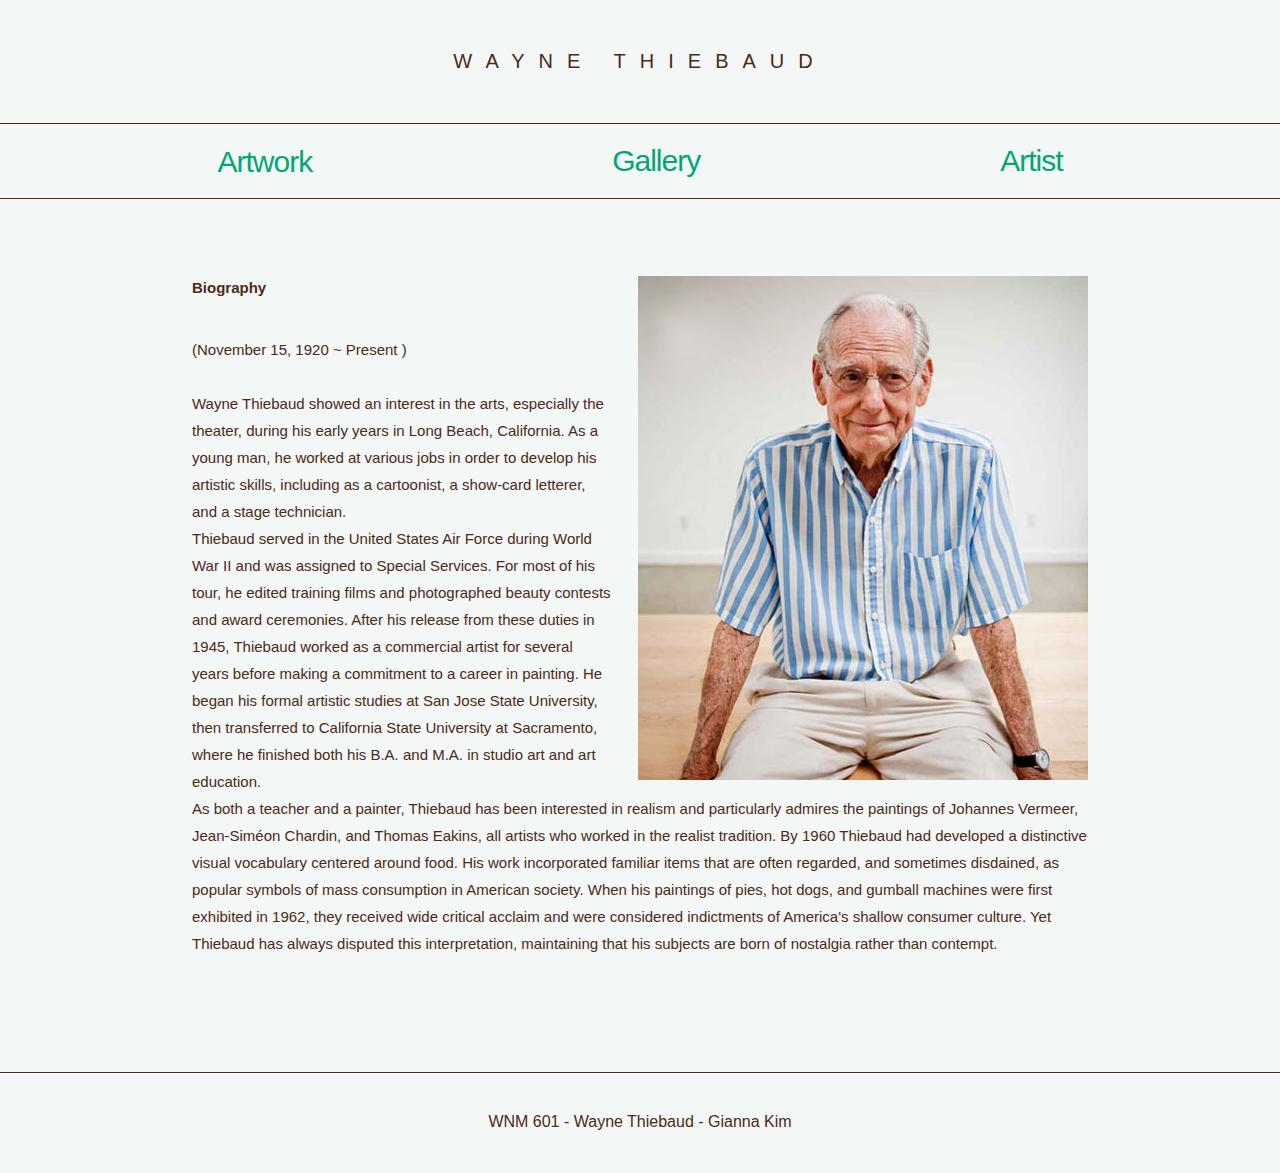
<file: wayne/artist.html>
<!DOCTYPE html>
<html lang="en">
<head>
	<title>Cakes - Wayne Thiebaud</title>
    <link rel="stylesheet" type="text/css"  href="styles/style.css">
    <link rel="stylesheet" type="text/css"  href="styles/tab.css">
    <style type="text/css"> 
        a { text-decoration:none } </style> 
    <script type="text/javascript" src="scripts/jquery-3.5.1.min.js"></script>
    <script type="text/javascript" src="scripts/tab.js"></script>
</head>
<body>
    <header>
        <div>
            <a href="index.html" class="title">Wayne Thiebaud</a>
        </div>
        <nav>
            <div class="complicated">
                <a href="#" class="category_topic">Artwork</a>
                <ul>
                    <li><a href="artwork1.html">Cakes</a></li>
                    <li class="divider_line"></li>
                    <li><a href="artwork2.html">Big Suckers</a></li>
                    <li class="divider_line"></li>
                    <li><a href="artwork3.html">Paint Cans</a></li>  
                </ul>
            </div>
            <a href="gallery.html">Gallery</a>
            <a href="artist.html">Artist</a>
        </nav>
    </header>
    <main>
        <h4 class="biography">Biography</h4>
        <p class="artist_description">
            <img class="artist_image" src="img/wayne_thiebaud.jpg" alt="Image of Artist">
            (November 15, 1920 ~ Present )<br><br>  
            Wayne Thiebaud showed an interest in the arts, especially the theater, during his early years in Long Beach, California. As a young man, he worked at various jobs in order to develop his artistic skills, including as a cartoonist, a show-card letterer, and a stage technician. <br>Thiebaud served in the United States Air Force during World War II and was assigned to Special Services. For most of his tour, he edited training films and photographed beauty contests and award ceremonies. After his release from these duties in 1945, Thiebaud worked as a commercial artist for several years before making a commitment to a career in painting. He began his formal artistic studies at San Jose State University, then transferred to California State University at Sacramento, where he finished both his B.A. and M.A. in studio art and art education.<br>
            As both a teacher and a painter, Thiebaud has been interested in realism and particularly admires the paintings of Johannes Vermeer, Jean-Siméon Chardin, and Thomas Eakins, all artists who worked in the realist tradition. By 1960 Thiebaud had developed a distinctive visual vocabulary centered around food. His work incorporated familiar items that are often regarded, and sometimes disdained, as popular symbols of mass consumption in American society. When his paintings of pies, hot dogs, and gumball machines were first exhibited in 1962, they received wide critical acclaim and were considered indictments of America's shallow consumer culture. Yet Thiebaud has always disputed this interpretation, maintaining that his subjects are born of nostalgia rather than contempt.
        </p>
    </main>
    <footer><p>WNM 601 - Wayne Thiebaud - Gianna Kim</p></footer>
    <script type="text/javascript" src="scripts/menu_accordion.js"></script>
</body>

</html>
</file>
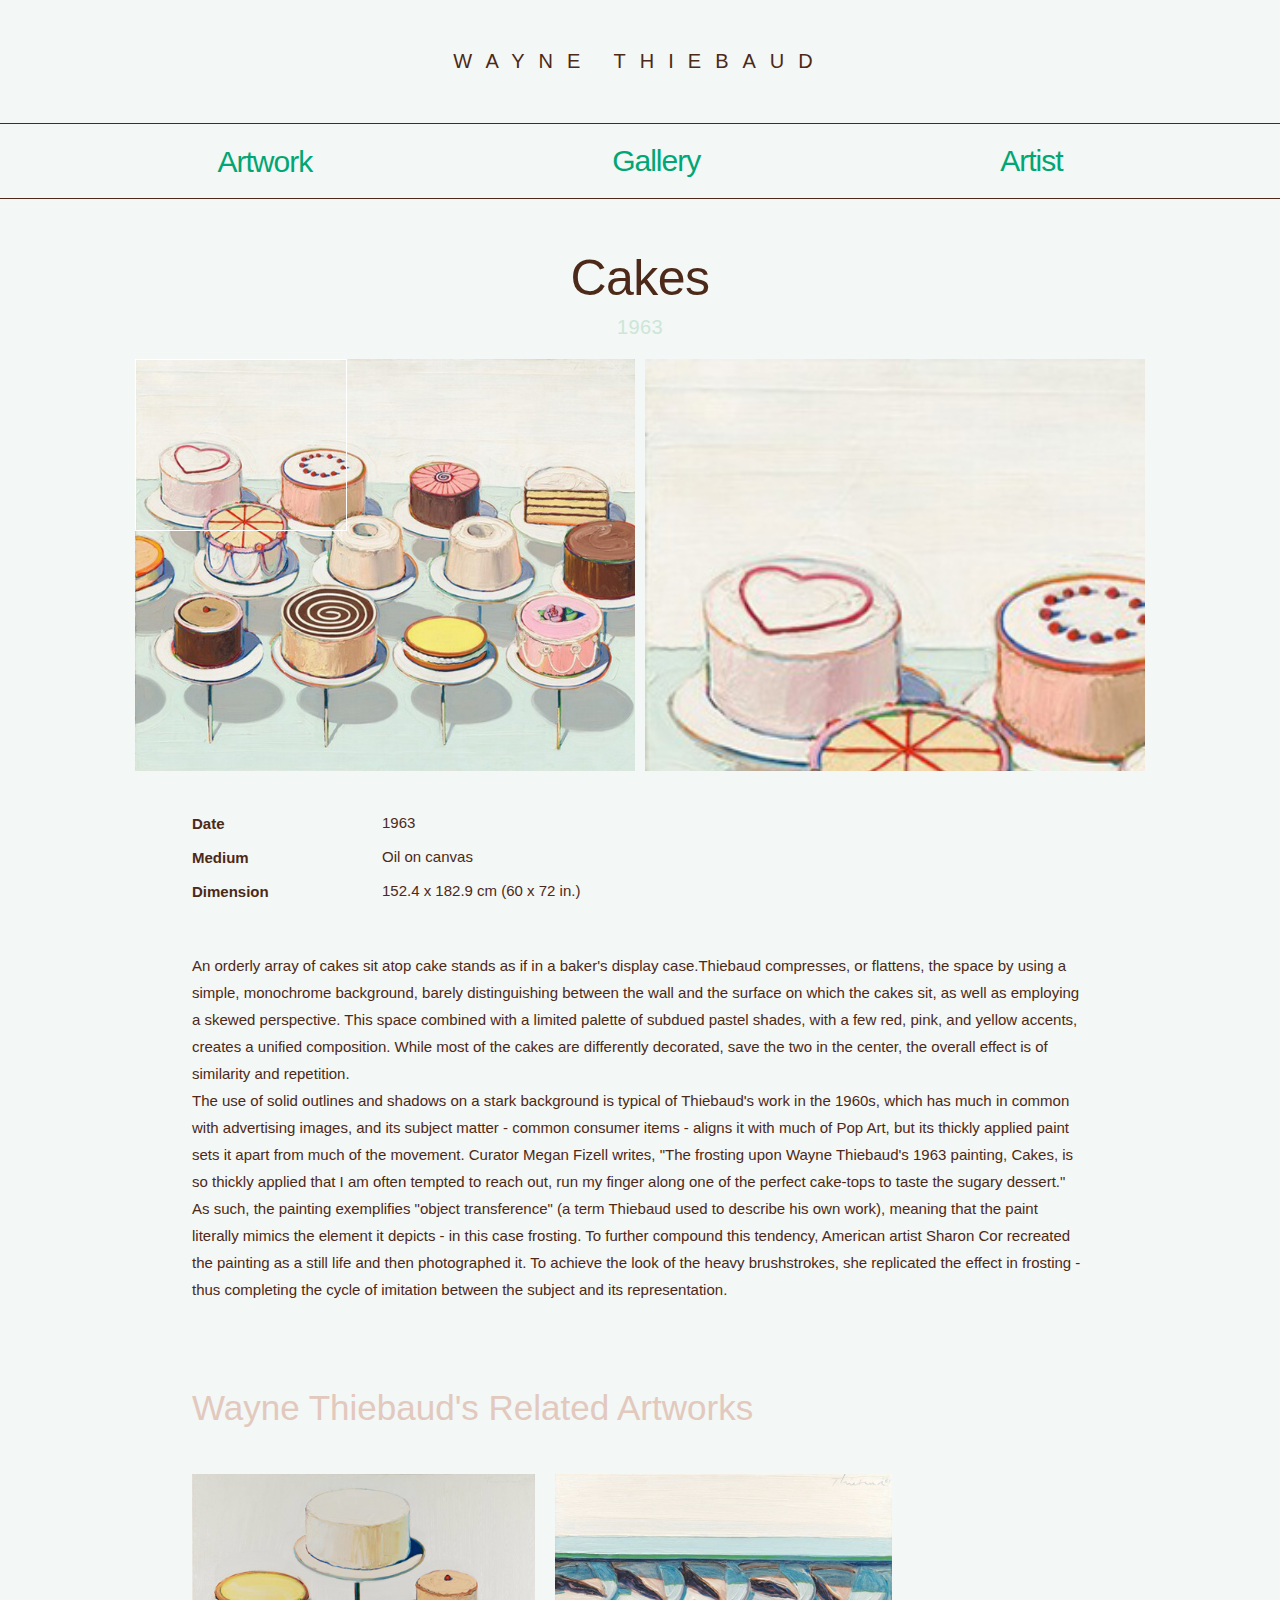
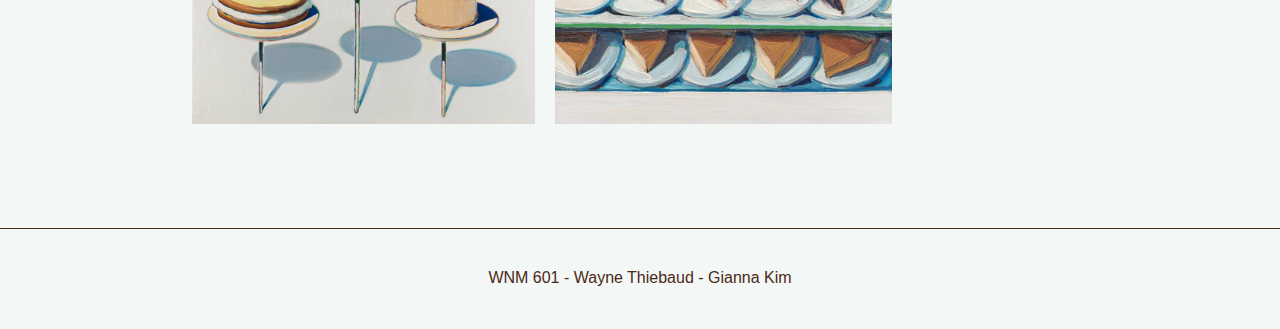
<file: wayne/artwork1.html>
<!DOCTYPE html>
<html lang="en">
<head>
	<title>Cakes - Wayne Thiebaud</title>
    <link rel="stylesheet" type="text/css" href="styles/imagezoom.css">
    <link rel="stylesheet" type="text/css"  href="styles/style.css">
    <link rel="stylesheet" type="text/css"  href="styles/lightbox.css">
    <style type="text/css"> 
        a { text-decoration:none } </style> 
    <script type="text/javascript" src="scripts/jquery-3.5.1.min.js"></script>
    <script type="text/javascript" src="scripts/lightbox.js"></script>
</head>

<body>
    <header>
        <div>
            <a href="index.html" class="title">Wayne Thiebaud</a>
        </div>

        <nav>
            <div class="complicated">
                <a href="#" class="category_topic">Artwork</a>
                <ul>
                    <li><a href="artwork1.html">Cakes</a></li>
                    <li class="divider_line"></li>
                    <li><a href="artwork2.html">Big Suckers</a></li>
                    <li class="divider_line"></li>
                    <li><a href="artwork3.html">Paint Cans</a></li>  
                </ul>
            </div>
            <a href="gallery.html">Gallery</a>
            <a href="artist.html">Artist</a>
        </nav>
    </header>
    
    <main>
        <h1>Cakes</h1>
        <h3>1963</h3>
        
        <div class="zoom">
            <div class="main-image">
                <img src="img/cakes.jpg" alt="Image of Cakes Artwork">
                <div class="zoomer"></div>
            </div>
            <div class="zoomed-image" style="background-image: url(img/cakes.jpg);"></div>
        </div>

        
        <dl>
            <dt>Date</dt>
            <dd>1963</dd>
            <dt>Medium</dt>
            <dd>Oil on canvas</dd>
            <dt>Dimension</dt>
            <dd>152.4 x 182.9 cm (60 x 72 in.)</dd>
        </dl>
        <p>
            An orderly array of cakes sit atop cake stands as if in a baker's display
            case.Thiebaud compresses, or flattens, the space by using a simple,
            monochrome background, barely distinguishing between the wall and
            the surface on which the cakes sit, as well as employing a skewed
            perspective. This space combined with a limited palette of subdued
            pastel shades, with a few red, pink, and yellow accents, creates a
            unified composition. While most of the cakes are differently decorated,
            save the two in the center, the overall effect is
            of similarity and repetition. <br>
            The use of solid outlines and shadows on a stark background is typical
            of Thiebaud's work in the 1960s, which has much in common with
            advertising images, and its subject matter - common consumer items -
            aligns it with much of Pop Art, but its thickly applied paint sets it apart
            from much of the movement. Curator Megan Fizell writes, "The frosting
            upon Wayne Thiebaud's 1963 painting, Cakes, is so thickly applied that
            I am often tempted to reach out, run my finger along one of the perfect
            cake-tops to taste the sugary dessert." <br>
            As such, the painting exemplifies "object transference" (a term Thiebaud
            used to describe his own work), meaning that the paint literally
            mimics the element it depicts - in this case frosting.
            To further compound this tendency, American artist Sharon Cor
            recreated the painting as a still life and then photographed it.
            To achieve the look of the heavy brushstrokes, she replicated
            the effect in frosting - thus completing the cycle of imitation
            between the subject and its representation.
        </p>
    </main>

    <div class="others">
        <h4 id="related-title">Wayne Thiebaud's Related Artworks</h4>
        <div class="gallery">
            <div class="gallery-item">
                <img src="img/displaycakes.jpg" alt="display_cakes">
            </div>
            <div class="gallery-item">
                <img src="img/custurd.jpg" alt="custurd" class="second_img">
            </div>   
        </div>
    </div>

    <div class="lightbox">
        <div class="lightbox-back"></div>
        <div class="lightbox-content"></div>
    </div>

    <footer><p> WNM 601 - Wayne Thiebaud - Gianna Kim</p></footer>

    <script type="text/javascript" src="scripts/menu_accordion.js"></script>
    <script type="text/javascript" src="scripts/imagezoom.js"></script>
</body>

</html>
</file>
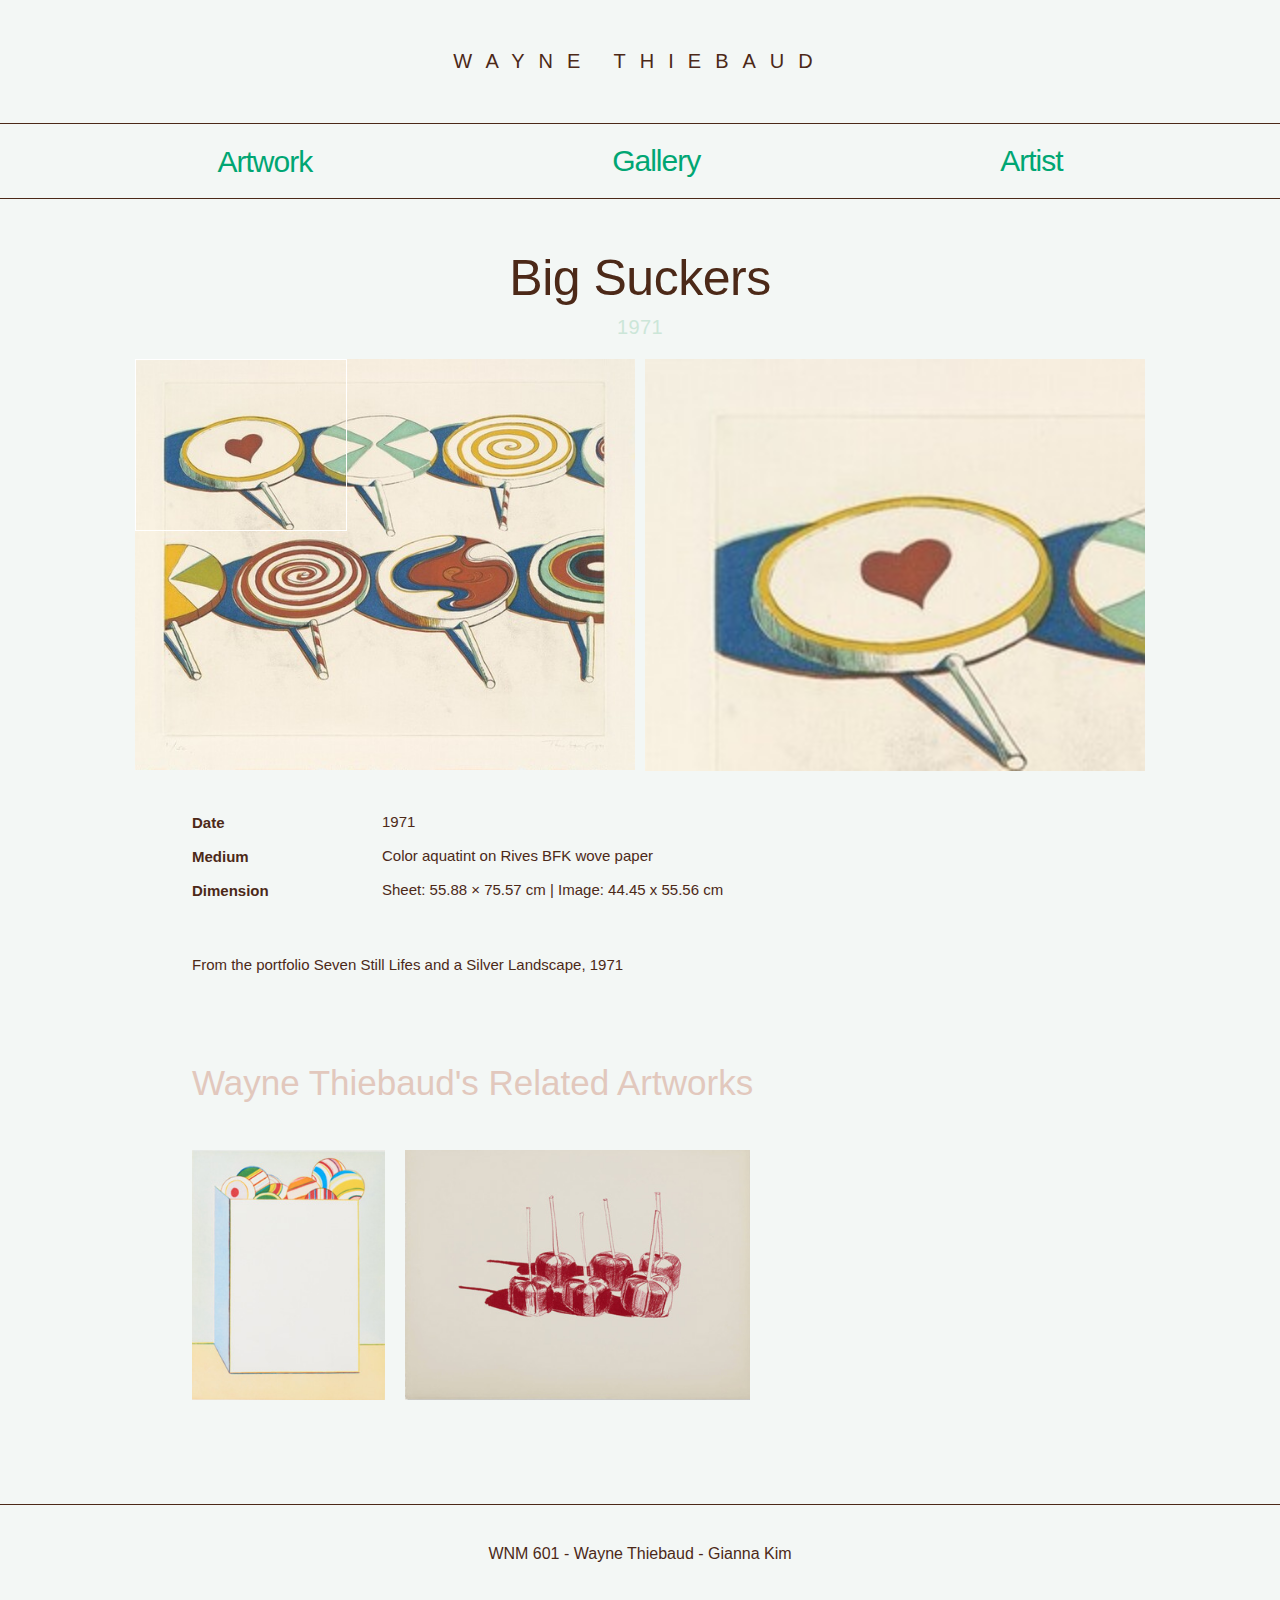
<file: wayne/artwork2.html>
<!DOCTYPE html>
<html lang="en">
<head>
    <title>Big Suckers - Wayne Thiebaud</title>
    <link rel="stylesheet" type="text/css" href="styles/imagezoom.css">
    <link rel="stylesheet" type="text/css"  href="styles/style.css">
    <link rel="stylesheet" type="text/css"  href="styles/lightbox.css">
    <style type="text/css"> 
        a { text-decoration:none } </style> 
    <script type="text/javascript" src="scripts/jquery-3.5.1.min.js"></script>
    <script type="text/javascript" src="scripts/lightbox.js"></script>
</head>
<body>
    <header>
        <div>
            <a href="index.html" class="title">Wayne Thiebaud</a>
        </div>
        <nav>
            <div class="complicated">
                <a href="#" class="category_topic">Artwork</a>
                <ul>
                    <li><a href="artwork1.html">Cakes</a></li>
                    <li class="divider_line"></li>
                    <li><a href="artwork2.html">Big Suckers</a></li>
                    <li class="divider_line"></li>
                    <li><a href="artwork3.html">Paint Cans</a></li>  
                </ul>
            </div>
            <a href="gallery.html">Gallery</a>
            <a href="artist.html">Artist</a>
        </nav>
    </header>
    <main>
        <h1>Big Suckers</h1>
        <h3>1971</h3>

        <div class="zoom">
            <div class="main-image">
                <img src="img/bigsuckers.jpg" alt="Image of Candy Artwork">
                <div class="zoomer"></div>
            </div>
            <div class="zoomed-image" style="background-image: url(img/bigsuckers.jpg);"></div>
        </div>

        <dl>
            <dt>Date</dt>
            <dd>1971</dd>
            <dt>Medium</dt>
            <dd>Color aquatint on Rives BFK wove paper</dd>
            <dt>Dimension</dt>
            <dd>Sheet: 55.88 × 75.57 cm
                | Image: 44.45 x 55.56 cm</dd>
        </dl>
        <p>
            From the portfolio Seven Still Lifes and a Silver Landscape, 1971
        </p>
    </main>
    <div class="others">
        <h4 id="related-title">Wayne Thiebaud's Related Artworks</h4>
        <div class="gallery">
            <div class="gallery-item">
                <img src="img/boxedballs.jpg" alt="boxedballs">
            </div>
            <div class="gallery-item">
                <img src="img/lollipop.jpg" alt="lolipop" class="second_img">
            </div>   
        </div>
    </div>

    <div class="lightbox">
        <div class="lightbox-back"></div>
        <div class="lightbox-content"></div>
    </div>

    <footer><p> WNM 601 - Wayne Thiebaud - Gianna Kim</p></footer>
    <script type="text/javascript" src="scripts/menu_accordion.js"></script>
    <script type="text/javascript" src="scripts/imagezoom.js"></script>
</body>

</html>
</file>
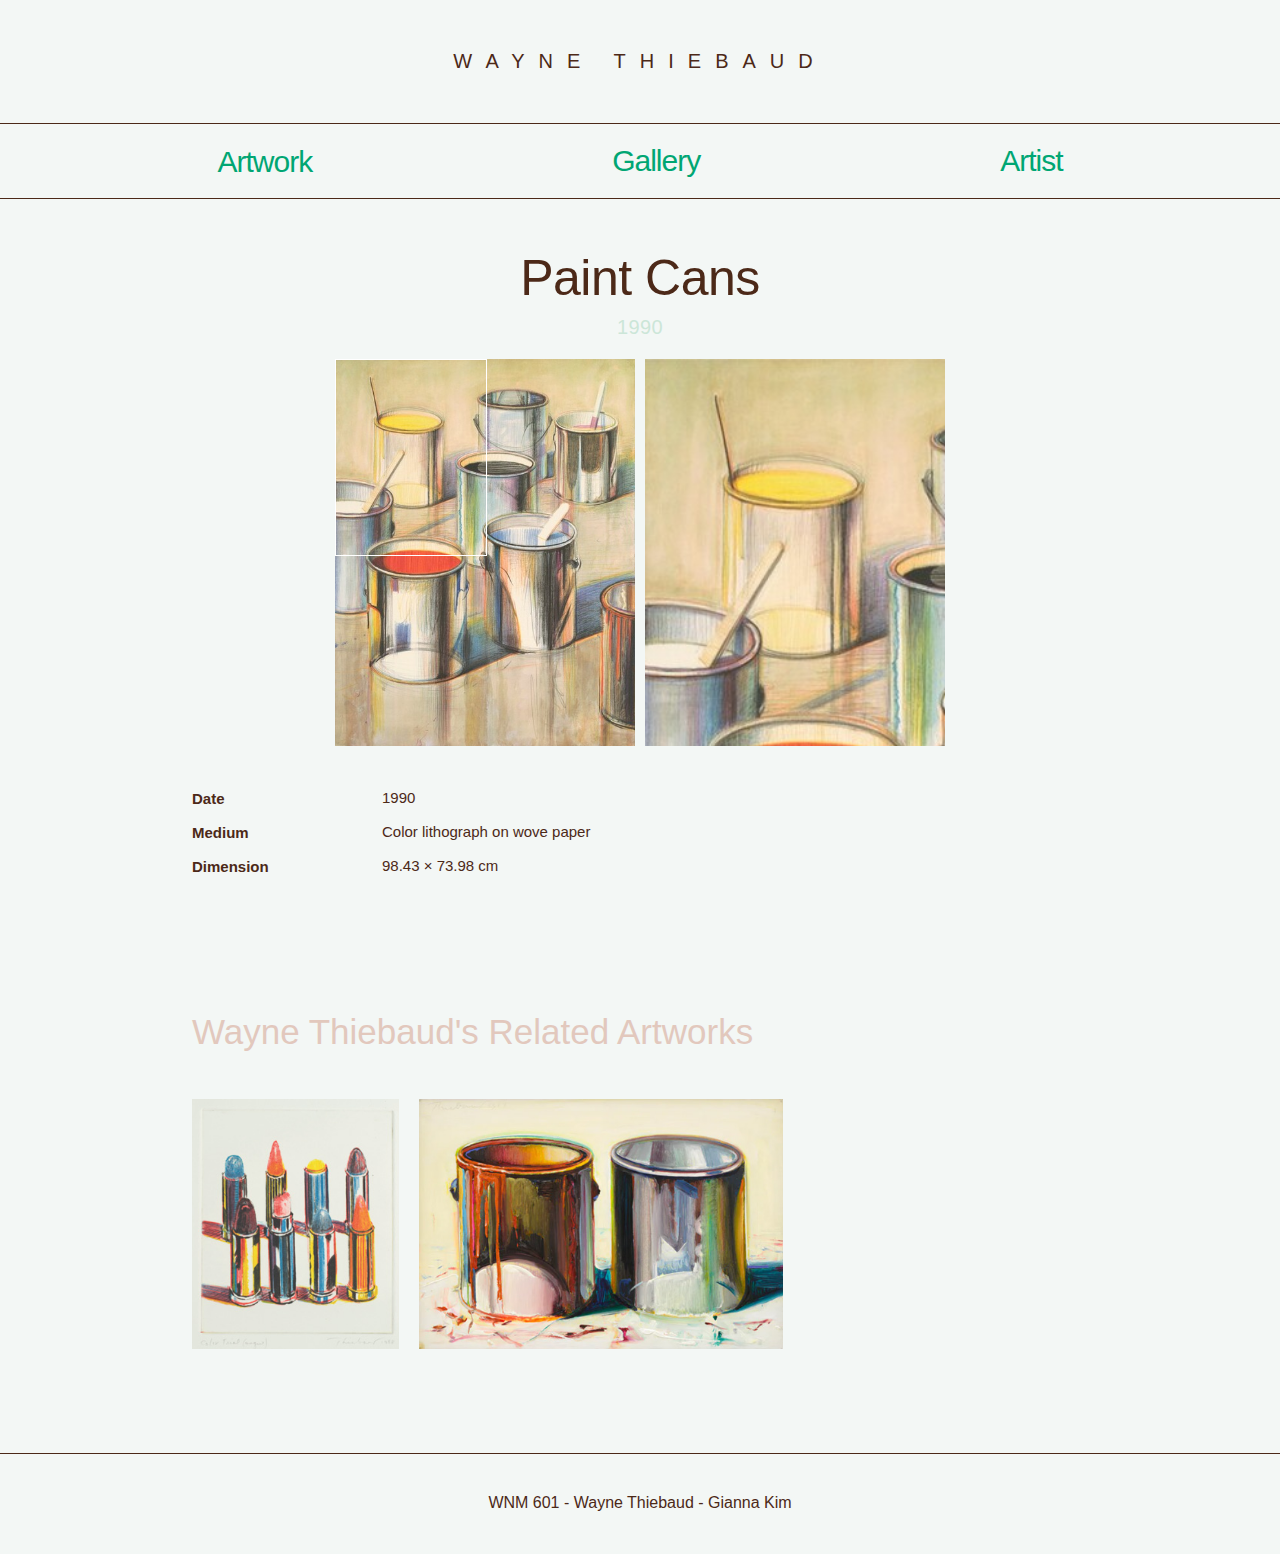
<file: wayne/artwork3.html>
<!DOCTYPE html>
<html lang="en">
<head>
    <title>Paint Cans - Wayne Thiebaud</title>
    <link rel="stylesheet" type="text/css" href="styles/imagezoom.css">
    <link rel="stylesheet" type="text/css"  href="styles/style.css">
    <link rel="stylesheet" type="text/css"  href="styles/lightbox.css">
    <style type="text/css"> 
        a { text-decoration:none } </style>
    <script type="text/javascript" src="scripts/jquery-3.5.1.min.js"></script>
    <script type="text/javascript" src="scripts/lightbox.js"></script>
</head>
<body>
    <header>
        <div>
            <a href="index.html" class="title">Wayne Thiebaud</a>
        </div>
        <nav>
            <div class="complicated">
                <a href="#" class="category_topic">Artwork</a>
                <ul>
                    <li><a href="artwork1.html">Cakes</a></li>
                    <li class="divider_line"></li>
                    <li><a href="artwork2.html">Big Suckers</a></li>
                    <li class="divider_line"></li>
                    <li><a href="artwork3.html">Paint Cans</a></li>  
                </ul>
            </div>
            <a href="gallery.html">Gallery</a>
            <a href="artist.html">Artist</a>
        </nav>
    </header>
    <main>
        <h1>Paint Cans</h1>
        <h3>1990</h3>

        <div class="zoom-cans">
            <div class="main-image-cans">
                <img src="img/paintcans.jpg" alt="Image of paintcans Artwork">
                <div class="zoomer-cans"></div>
            </div>
            <div class="zoomed-image-cans" style="background-image: url(img/paintcans.jpg);"></div>
        </div>

        
        
        <dl>
            <dt>Date</dt>
            <dd>1990</dd>
            <dt>Medium</dt>
            <dd>Color lithograph on wove paper</dd>
            <dt>Dimension</dt>
            <dd>98.43 × 73.98 cm</dd>
        </dl>
        <p>
           
        </p>
    </main>
    <div class="others">
        <h4 id="related-title">Wayne Thiebaud's Related Artworks</h4>
        <div class="gallery">
            <div class="gallery-item">
                <img src="img/eightlipsticks.jpg" alt="eightlipsticks">
            </div>
            <div class="gallery-item">
                <img src="img/twopaintcans.jpg" alt="twopaintcans" class="second_img">
            </div>   
        </div>
    </div>

    <div class="lightbox">
        <div class="lightbox-back"></div>
        <div class="lightbox-content"></div>

    </div>
        
    </div>
    <footer><p> WNM 601 - Wayne Thiebaud - Gianna Kim</p></footer>
    <script type="text/javascript" src="scripts/menu_accordion.js"></script>
    <script type="text/javascript" src="scripts/imagezoom.js"></script>
</body>

</html>
</file>
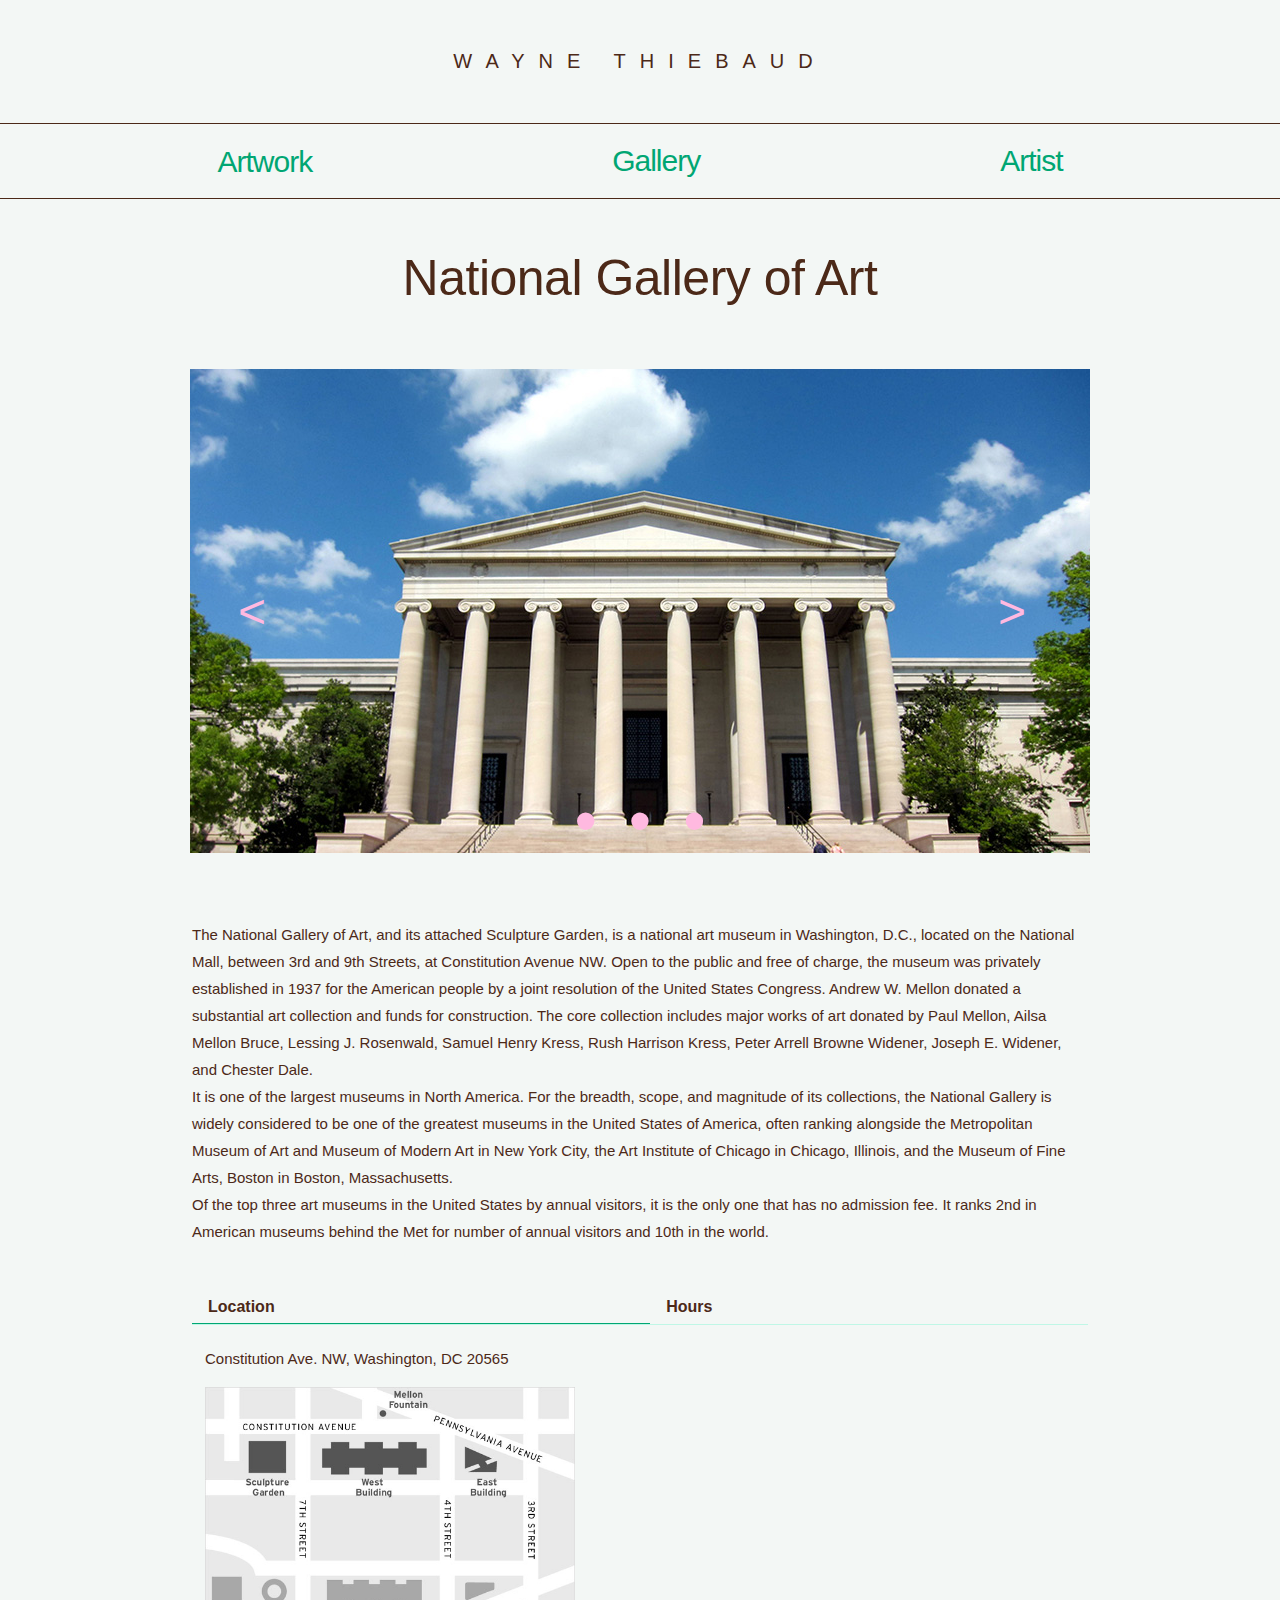
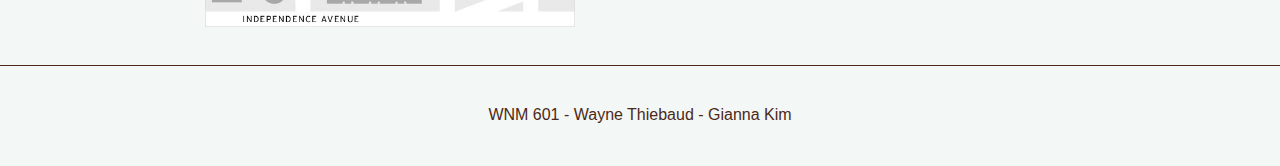
<file: wayne/gallery.html>
<!DOCTYPE html>
<html lang="en">
<head>
	<title>Cakes - Wayne Thiebaud - Gallery</title>
    <link rel="stylesheet" type="text/css"  href="styles/style.css">
    <link rel="stylesheet" type="text/css"  href="styles/tab.css">
    <link rel="stylesheet" type="text/css"  href="styles/carousel.css">
   
    <style type="text/css"> 
        a { text-decoration:none } </style> 

    
</head>
<body>
    <header>
        <div>
            <a href="index.html" class="title">Wayne Thiebaud</a>
        </div>
        <nav>
            <div class="complicated">
                <a href="#" class="category_topic">Artwork</a>
                <ul>
                    <li><a href="artwork1.html">Cakes</a></li>
                    <li class="divider_line"></li>
                    <li><a href="artwork2.html">Big Suckers</a></li>
                    <li class="divider_line"></li>
                    <li><a href="artwork3.html">Paint Cans</a></li>  
                </ul>
            </div>
            <a href="gallery.html">Gallery</a>
            <a href="artist.html">Artist</a>
        </nav>
    </header>
    <main>
        <h1>National Gallery of Art</h1>
        <div class="carousel">
            <div class="slides">
                <div class="slide center">
                    <img class="gallery_image" src="img/gallery2.jpg" alt="Image of National Gallery of Art">  
                </div>
                <div class="slide">
                    <img class="gallery_image" src="img/gallery4.jpg" alt="Image of National Gallery of Art"> 
                </div>
                <div class="slide">
                    <img class="gallery_image" src="img/gallery0.jpg" alt="Image of National Gallery of Art"> 
                </div>
            </div>
            <div class="controls">
                <div class="control-left">&lt;</div>
                <div class="control-right">&gt;</div>
                <div class="control-pagination">
                    <div class="control-dot">&bullet;</div>
                    <div class="control-dot">&bullet;</div>
                    <div class="control-dot">&bullet;</div>
                </div>
            </div>
        </div>
        <p id="contents">
            The National Gallery of Art, and its attached Sculpture Garden, is a national art museum in Washington, D.C., located on the National Mall, between 3rd and 9th Streets, at Constitution Avenue NW. Open to the public and free of charge, the museum was privately established in 1937 for the American people by a joint resolution of the United States Congress. Andrew W. Mellon donated a substantial art collection and funds for construction. The core collection includes major works of art donated by Paul Mellon, Ailsa Mellon Bruce, Lessing J. Rosenwald, Samuel Henry Kress, Rush Harrison Kress, Peter Arrell Browne Widener, Joseph E. Widener, and Chester Dale.<br>
            It is one of the largest museums in North America. For the breadth, scope, and magnitude of its collections, the National Gallery is widely considered to be one of the greatest museums in the United States of America, often ranking alongside the Metropolitan Museum of Art and Museum of Modern Art in New York City, the Art Institute of Chicago in Chicago, Illinois, and the Museum of Fine Arts, Boston in Boston, Massachusetts.<br>
            Of the top three art museums in the United States by annual visitors, it is the only one that has no admission fee.
            It ranks 2nd in American museums behind the Met for number of annual visitors and 10th in the world.
        </p>

        <div class="tabgroup">
            <div class="tablist">
                <div class="tab active">Location</div>
                <div class="tab">Hours</div>
            </div>

            <div class="contentlist">
                <div class="content active">
                    <p id="location">Constitution Ave. NW, Washington, DC 20565</p>
                    <img class="mapimage" src="img/map.jpg" alt="Image of Map">
                </div>
                <div class="content">
                    <p id="hours">Everyday 11AM-4PM<br>(202) 737-4215<br>Tickets: Free
                    </p>
                </div>
            </div>
        </div>

    </main>
    <footer><p>WNM 601 - Wayne Thiebaud - Gianna Kim</p></footer>
    
    <script type="text/javascript" src="scripts/jquery-3.5.1.min.js"></script>
    <script src="scripts/carousel.js"></script>
    <script>
		new Carousel({
			element: $(".carousel").eq(0),
			timing: 5000
		})
    </script>
    <script type="text/javascript" src="scripts/tab.js"></script>
    <script type="text/javascript" src="scripts/menu_accordion.js"></script>
</body>

</html>
</file>
<file: wayne/styles/style.css>
html, body{
    width: 100%;
    height: 100%;
    font-family: helvetica;
    background-color: #f3f7f5;
    color: #4c2918;
    margin: auto 0;
}

.title{
    display: flex;
    flex-direction: row;
    flex-wrap: wrap;
    justify-content: center;
    font-size: 20px;
    font-weight: 400;
    margin-top: 50px;
    margin-bottom: -20px;
    letter-spacing: 14px;
    transition: 0.3s;
    color: #4c2918;
    text-transform: uppercase;
}

.title:hover{
    color: #00a673;
}



.biography{
    position: relative;
    width: 70%;
    margin-top: 80px;
    font-size: 15px;
    z-index: 0;
}

body{
    min-height: 100%;
    display: flex;
    flex-direction: column;
    align-items: stretch;
}

main{
    flex-grow: 1;
    display: flex;
    flex-direction: column;
    align-items: center;
}

main p{
    width: 70%;
    font-size: 15px;
    font-weight: 400;
    line-height: 27px;
    margin-top: 20px;
}

main #contents{
    width: 70%;
    font-size: 15px;
    font-weight: 400;
    line-height: 27px;
    margin-top: 20px;
}


dl{
    position: relative;
    width: 70%;
    margin-top: 40px;
    font-size: 15px;
}

dt{
    font-weight: 600;
}

dd{
    position: relative;
    left: 150px;
    bottom: 18px;
    font-weight: lighter;
}

footer{
    position: relative;
    bottom: 0;
    left: 0;
    width: 100%;
    height: 100px;
    border-top: 1px solid #4c2918;
    background-color: #f3f7f5;
    margin-top: 100px;
}

footer p{
    margin-top: 40px;
    display: flex;
    justify-content: center;
}

main, header, footer{
    flex-shrink: 0;
}

header{
	padding: 0px;
	text-align: center;
}



nav{
    display: flex;
    flex-direction: row;
    flex-wrap: wrap;
    justify-content: center;
    width: 100%;
    margin-top: 70px;
    padding: 0;
    border-bottom: 1px solid #4c2918;
    border-top: 1px solid #4c2918;
}

nav a{
    height: 34px;
    margin-top: 20px;
    margin-bottom: 20px;
    padding-right: 150px;
    padding-left: 150px;
    font-size: 30px;
    color: #00a673;
    font-weight: lighter;
    letter-spacing: -1px;
    transition: 0.3s;
}

nav a:hover{
    color: #82e9ca;
}

nav .complicated {
    margin-top: 21px;
}

h1{
    margin-top: 50px;
    font-size: 50px;
    font-weight: 400;
    letter-spacing: -0.5px;
    color: #4c2918;
    transition: 0.3s;
}
h1:hover{
    color: #fe68ba;
}

h2{
    margin-top: -10px;
    margin-bottom: 30px;
    font-size: 18px;
    font-weight: lighter;
    letter-spacing: 0.4px;   
}

h3{
    margin-top: -25px;
    margin-bottom: 20px;
    font-size: 20px;
    font-weight: lighter;
    letter-spacing: 0.4px;  
    color: #cce6d8;
    text-align: center;
}   

.topic{
    border-bottom: black;
}

.artist_image{
    float: right;
    margin-left: 25px;
    margin-top: -60px;
}

.mapimage{
    width: 370px;
}

#related-title{
    font-size: 35px;
    font-weight: 400;
    color: #e2c8bd;;
    display: flex;
    justify-content: flex-start;
    margin-left: 15%;
    margin-top: 70px;
}

.gallery{
    display: flex;
    flex-wrap: wrap;
    margin-left: 15%;
}

.gallery-item{
    flex: 0 0 auto;
}

.gallery img{ 
    height: 250px;
    object-fit: cover;
    padding-right: 20px;
}



/* Accordion CSS */

.complicated ul{
    display: none;
    position: absolute;
    width: 150px;
    height: 190px;
    list-style-type: none;
    text-align: left;
    padding: 1px;
    margin-left: 155px;
    margin-top: 20px;
    border: 1px solid #a3684a;
    border-top: none;
    background-color: #e3f5ea;;
    z-index: 10;
    box-shadow: 2px -1px 18px -5px #c3d1c9;
}

.complicated ul li{
    margin-top: 20px;
}

.complicated ul li a {
    font-size: 19px;
    margin-left: -5px;
    padding: 10px;
    color: #a3684a;
}

.complicated ul li a:hover{
    color:#f780dd;
}

.complicated ul .divider_line {
    border-top: 1px solid #a3684a;
    width: 100%;
    height: 1px;
}

.zoom{
    display: flex;
}

.main-image{
    margin-right: 10px;
}

.zoom-cans{
    display: flex;
}

.main-image-cans{
    margin-right: 10px;
}
</file>
<file: wayne/styles/tab.css>
.tabgroup{
    margin-top: 30px;
    width: 70%;
}

.tabgroup .tablist{
    display: flex;
    font-weight: bold;
    border-block-end: 1px solid #bff7e6;
}

.tabgroup .tab{
    padding: 0.5em 1em;
    flex: 1 1 auto;
    position: relative;
    transition: 0.3s;

}

.tabgroup .tab:hover{
    color: #fe68ba;
}

.tabgroup .tab.active:after{
    content: '';
    background-color: #00a673;
    position: absolute;
    width: 100%;
    bottom: 0;
    left: 0;
    height: 1px;
}

.tabgroup .contentlist{
    width: 100%;
    height: 15em;
    position: relative;
}

.tabgroup .content.active{
    opacity: 1;
    pointer-events: initial;
    margin-left: 13px;
}

.tabgroup .content{
    width: 100%;
    height: 100%;
    position: absolute;
    left: 0;
    top: 0;
    background-color: #f3f7f5;
    opacity: 0;
    pointer-events: none;
}

.tabgroup .contentlist .content p#hours{
    width: 200px;
    margin-left: 52%;
}
</file>
<file: wayne/styles/imagezoom.css>
.zoom{
    display: inline-block;
}

.main-image{
    position: relative;
}

.main-image img{
    width: 500px; 
}

.zoomed-image{
    width: 500px;
    height: 412px;
    background-size: calc(600px * 2);
    background-position: 0 0;
}

.zoomer{
    position: absolute;
    top: 0;
    left: 0;
    width: 210px;
    height: 170px;
    border: 1px solid white;
    pointer-events: none;
}



.zoom-cans{
    display: inline-block;
}

.main-image-cans{
    position: relative;
}

.main-image-cans img{
    width: 300px; 
}

.zoomed-image-cans{
    width: 300px;
    height: 387px;
    background-size: calc(300px * 2);
    background-position: 0 0;
}

.zoomer-cans{
    position: absolute;
    top: 0;
    left: 0;
    width: 150px;
    height: 195px;
    border: 1px solid white;
    pointer-events: none;
}
</file>
<file: wayne/styles/carousel.css>
.carousel{
    height: 500px;
    width: 900px;
    position: relative;
    overflow: hidden;
    margin-bottom: 40px;
    margin-top: 20px;
}

.carousel .slide,
.carousel .slides{
    height: 100%;
    width: 100%;
}

.carousel .slides{
    position: relative;
}

.carousel .slide{
    position: absolute;
    top: 0;
    left: 0;
    display: flex;
    align-items: center;
    justify-content: center;
    background-color: #f3f7f5;
    z-index: 1;
    opacity: 0;
}

.carousel .slide.moving{
    transition: all 0.3s;
}

.carousel .slide.left,
.carousel .slide.right,
.carousel .slide.center{
    opacity: 1;
}

.carousel .slide.center{
    transform: translateX(0);
}

.carousel .slide.left{
    transform: translateX(-100%);
}

.carousel .slide.right{
    transform: translateX(100%);
}

.carousel .controls{
    position: absolute;
    top: 0;
    left: 0;
    width: 100%;
    height: 100%;
    pointer-events: none;
    user-select: none;
    z-index: 5;
}

.carousel [class*='control-']{
    pointer-events: initial;
}

.carousel .control-left,
.carousel .control-right{
    position: absolute;
    top: 50%;
    transform: translateY(-50%);
    padding: 3rem;
    font-size: 3em;
    font-weight: lighter;
    color: #ffb9e0;
}

.carousel control-left{
    left: 1rem;
}

.carousel .control-right{
    right: 1rem;
}

.carousel .control-pagination{
    display: flex;
    position: absolute;
    bottom: 1em;
    left: 50%;
    transform: translateX(-50%);
    color: #ffb9e0;
}

.carousel .control-dot{
    padding: 1rem;
    font-size: 4em;
    line-height: 1rem;
    transition: all 0.3s;
    position: relative;
    transform: sclae(1, 1);
}

.carousel .control-dot.active{
    
    color: #f15fd2;
}

.carousel .control-dot,
.carousel .control-left,
.carousel .control-right{
    cursor: pointer;
}
</file>
